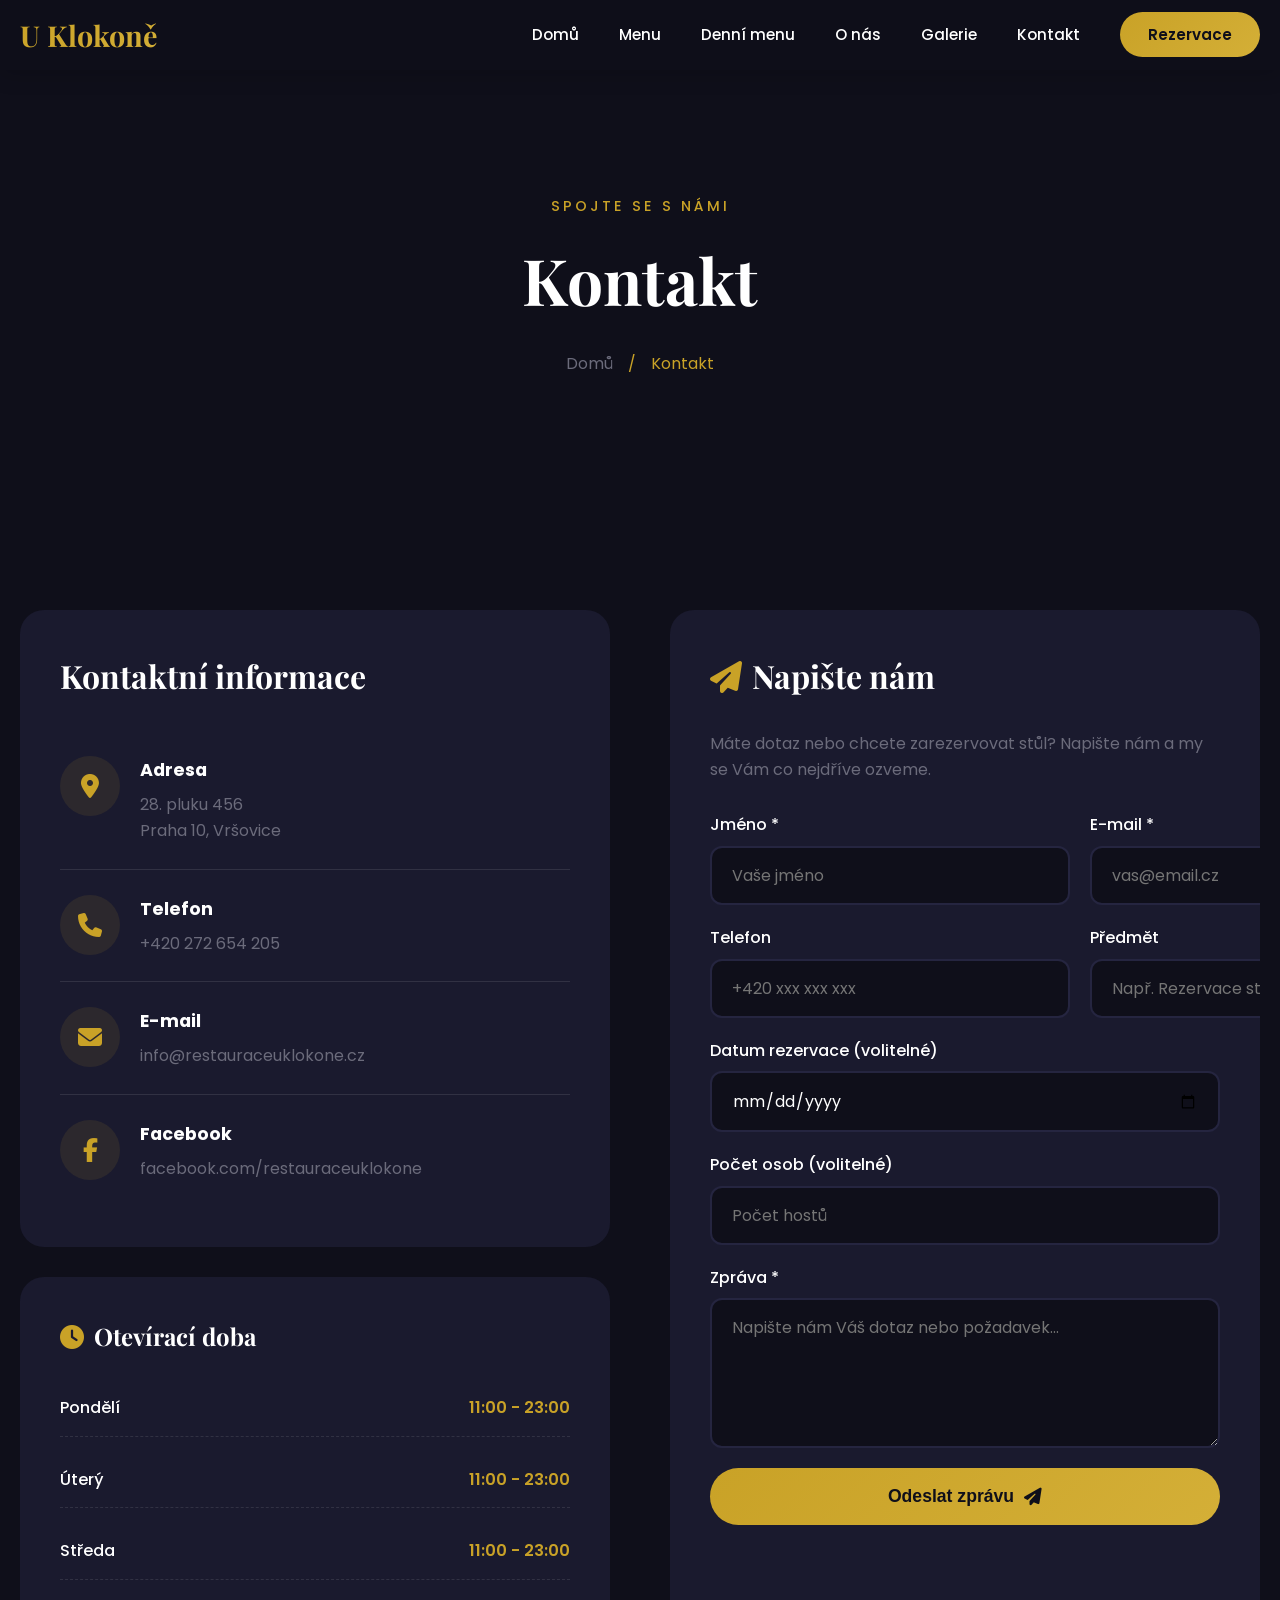
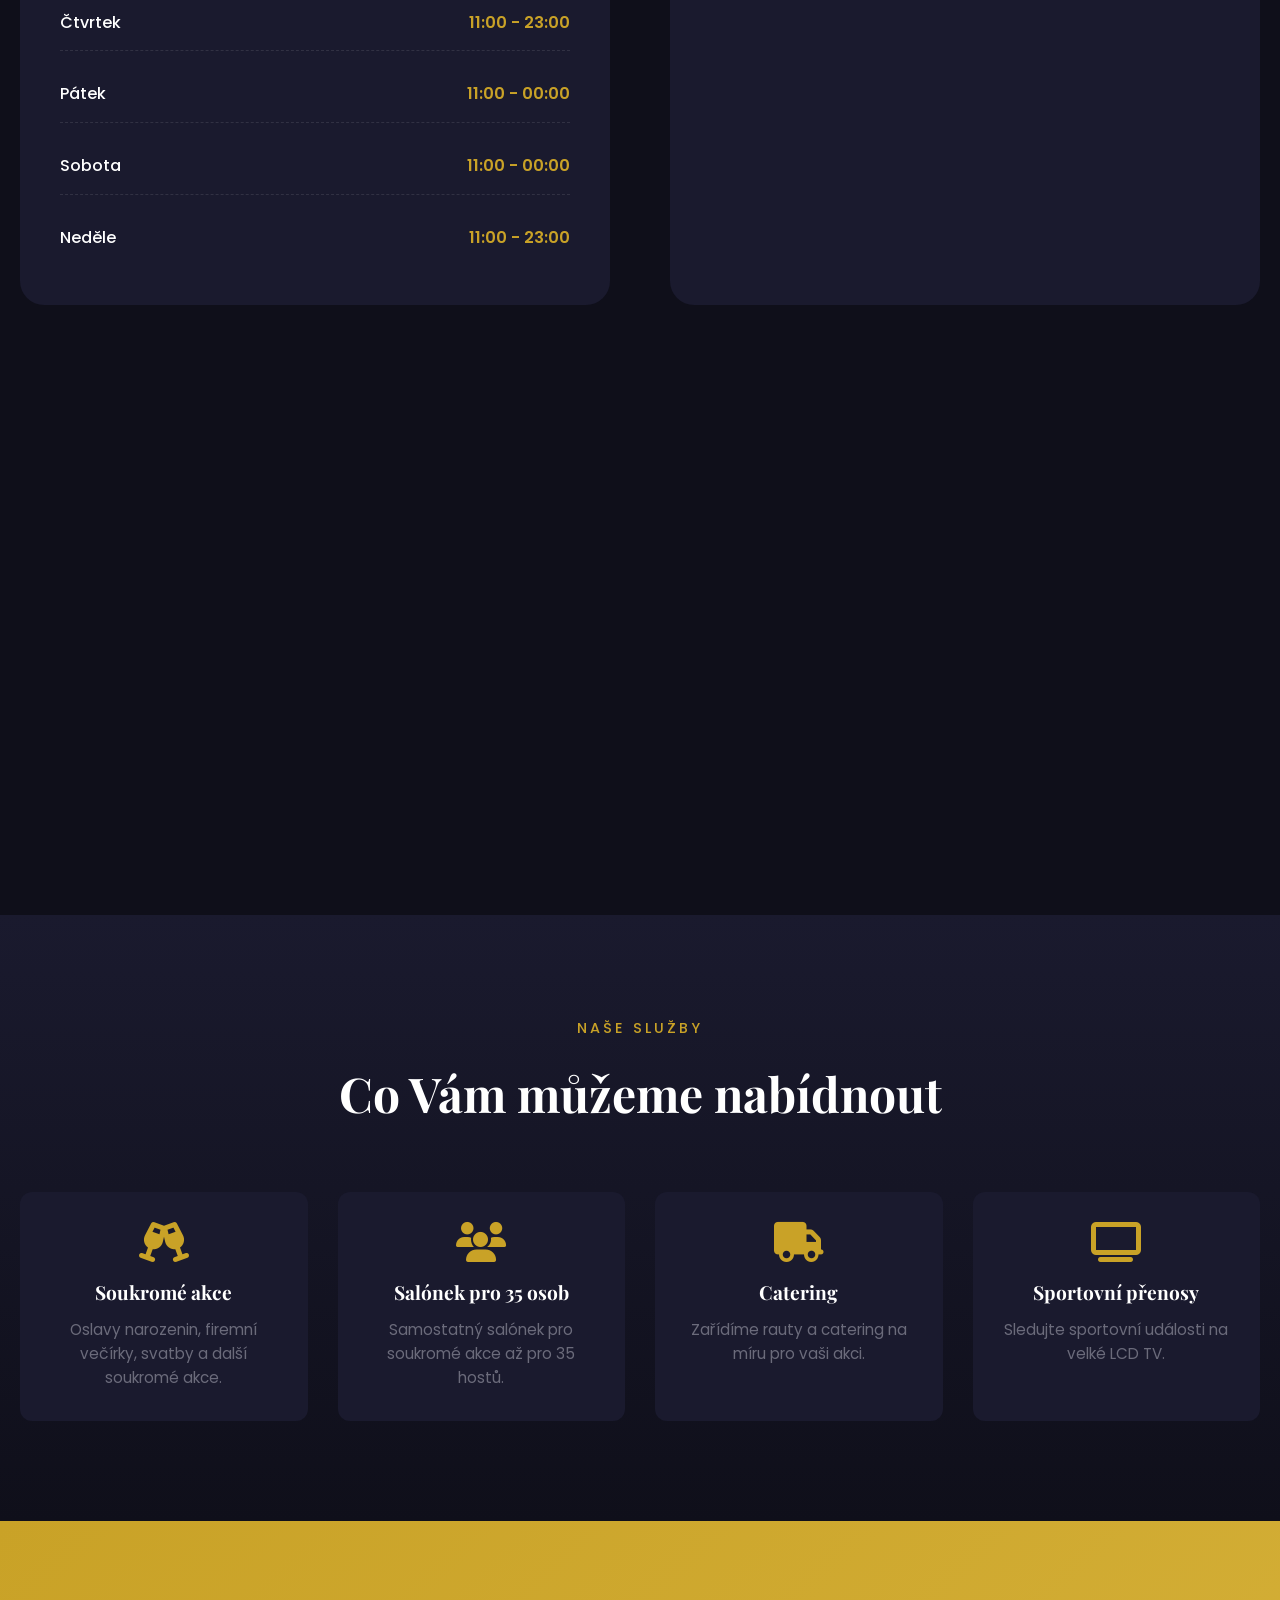
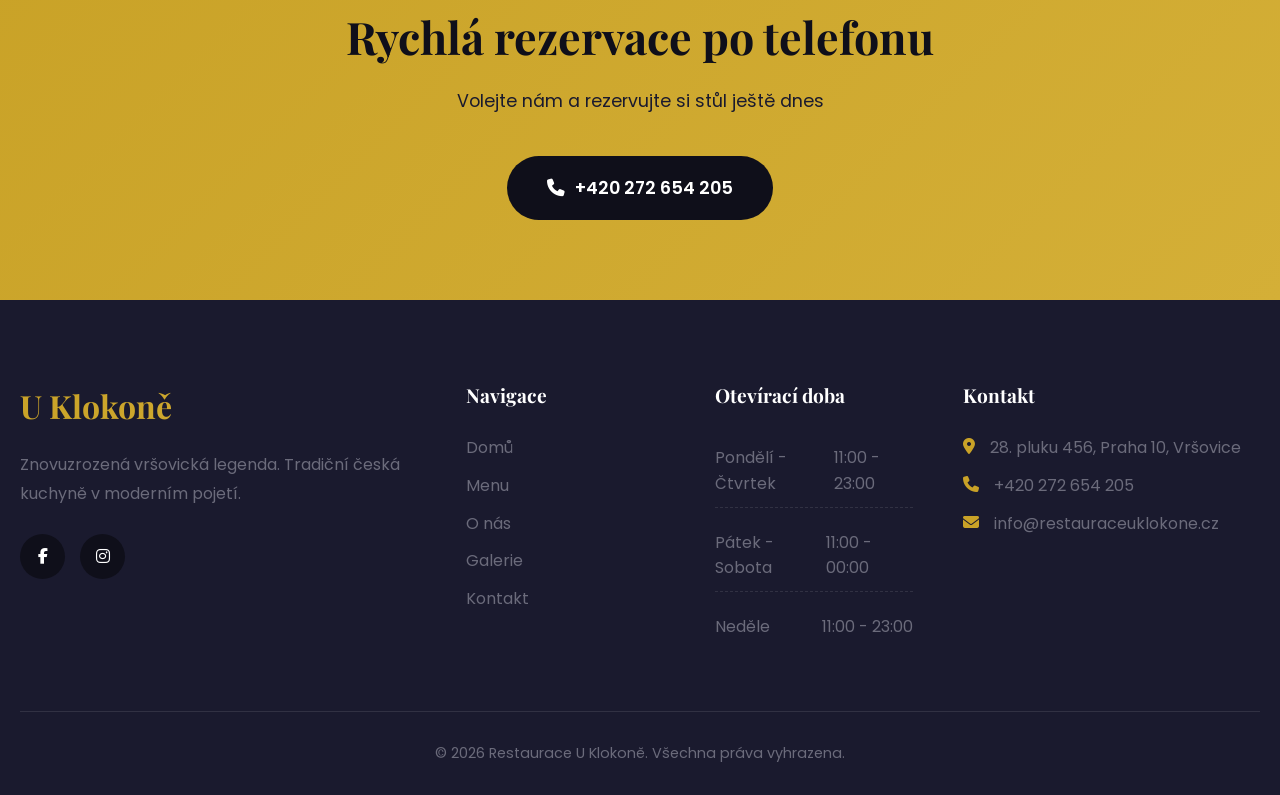
<file: kontakt.html>
<!DOCTYPE html>
<html lang="cs">
<head>
    <meta charset="UTF-8">
    <meta name="viewport" content="width=device-width, initial-scale=1.0">
    <meta name="description" content="Kontakt - Restaurace U Klokoně. Rezervujte si stůl, najděte nás na mapě nebo nám napište.">
    <title>Kontakt | Restaurace U Klokoně</title>
    <link rel="preconnect" href="https://fonts.googleapis.com">
    <link rel="preconnect" href="https://fonts.gstatic.com" crossorigin>
    <link href="https://fonts.googleapis.com/css2?family=Playfair+Display:wght@400;500;600;700&family=Poppins:wght@300;400;500;600;700&display=swap" rel="stylesheet">
    <link rel="stylesheet" href="https://cdnjs.cloudflare.com/ajax/libs/font-awesome/6.5.1/css/all.min.css">
    <link rel="stylesheet" href="https://unpkg.com/aos@2.3.1/dist/aos.css">
    <link rel="stylesheet" href="css/style.css">
</head>
<body>
    <!-- Preloader -->
    <div class="preloader">
        <div class="loader">
            <div class="loader-inner"></div>
        </div>
    </div>

    <!-- Navigation -->
    <nav class="navbar scrolled" id="navbar">
        <div class="nav-container">
            <a href="index.html" class="logo">
                <span class="logo-text">U Klokoně</span>
            </a>
            <ul class="nav-menu" id="nav-menu">
                <li><a href="index.html" class="nav-link">Domů</a></li>
                <li><a href="index.html#menu" class="nav-link">Menu</a></li>
                <li><a href="index.html#denni-menu" class="nav-link">Denní menu</a></li>
                <li><a href="o-nas.html" class="nav-link">O nás</a></li>
                <li><a href="galerie.html" class="nav-link">Galerie</a></li>
                <li><a href="kontakt.html" class="nav-link active">Kontakt</a></li>
                <li><a href="#rezervace" class="nav-link btn-rezervace">Rezervace</a></li>
            </ul>
            <div class="hamburger" id="hamburger">
                <span class="bar"></span>
                <span class="bar"></span>
                <span class="bar"></span>
            </div>
        </div>
    </nav>

    <!-- Page Header -->
    <header class="page-header" style="background-image: url('https://images.unsplash.com/photo-1555396273-367ea4eb4db5?w=1920');">
        <div class="page-header-overlay"></div>
        <div class="page-header-content" data-aos="fade-up">
            <span class="section-subtitle">Spojte se s námi</span>
            <h1>Kontakt</h1>
            <div class="breadcrumb">
                <a href="index.html">Domů</a>
                <span>/</span>
                <span>Kontakt</span>
            </div>
        </div>
    </header>

    <!-- Contact Section -->
    <section class="contact-section" id="rezervace">
        <div class="container">
            <div class="contact-grid">
                <div class="contact-left" data-aos="fade-right">
                    <div class="contact-info-card">
                        <h3>Kontaktní informace</h3>
                        <div class="info-item">
                            <div class="info-icon">
                                <i class="fas fa-map-marker-alt"></i>
                            </div>
                            <div class="info-content">
                                <h4>Adresa</h4>
                                <p>28. pluku 456<br>Praha 10, Vršovice</p>
                            </div>
                        </div>
                        <div class="info-item">
                            <div class="info-icon">
                                <i class="fas fa-phone"></i>
                            </div>
                            <div class="info-content">
                                <h4>Telefon</h4>
                                <a href="tel:+420272654205">+420 272 654 205</a>
                            </div>
                        </div>
                        <div class="info-item">
                            <div class="info-icon">
                                <i class="fas fa-envelope"></i>
                            </div>
                            <div class="info-content">
                                <h4>E-mail</h4>
                                <a href="mailto:info@restauraceuklokone.cz">info@restauraceuklokone.cz</a>
                            </div>
                        </div>
                        <div class="info-item">
                            <div class="info-icon">
                                <i class="fab fa-facebook-f"></i>
                            </div>
                            <div class="info-content">
                                <h4>Facebook</h4>
                                <a href="https://www.facebook.com/restauraceuklokone" target="_blank">facebook.com/restauraceuklokone</a>
                            </div>
                        </div>
                    </div>
                    <div class="opening-hours-card">
                        <h3><i class="fas fa-clock contact-icon"></i>Otevírací doba</h3>
                        <div class="hours-list">
                            <div class="hours-item">
                                <span class="day">Pondělí</span>
                                <span class="time">11:00 - 23:00</span>
                            </div>
                            <div class="hours-item">
                                <span class="day">Úterý</span>
                                <span class="time">11:00 - 23:00</span>
                            </div>
                            <div class="hours-item">
                                <span class="day">Středa</span>
                                <span class="time">11:00 - 23:00</span>
                            </div>
                            <div class="hours-item">
                                <span class="day">Čtvrtek</span>
                                <span class="time">11:00 - 23:00</span>
                            </div>
                            <div class="hours-item">
                                <span class="day">Pátek</span>
                                <span class="time">11:00 - 00:00</span>
                            </div>
                            <div class="hours-item">
                                <span class="day">Sobota</span>
                                <span class="time">11:00 - 00:00</span>
                            </div>
                            <div class="hours-item">
                                <span class="day">Neděle</span>
                                <span class="time">11:00 - 23:00</span>
                            </div>
                        </div>
                    </div>
                </div>
                <div class="contact-form-card" data-aos="fade-left">
                    <h3><i class="fas fa-paper-plane contact-icon"></i>Napište nám</h3>
                    <p class="contact-form-description">
                        Máte dotaz nebo chcete zarezervovat stůl? Napište nám a my se Vám co nejdříve ozveme.
                    </p>
                    <form class="contact-form">
                        <div class="form-row">
                            <div class="form-group">
                                <label for="name">Jméno *</label>
                                <input type="text" id="name" name="name" required placeholder="Vaše jméno">
                            </div>
                            <div class="form-group">
                                <label for="email">E-mail *</label>
                                <input type="email" id="email" name="email" required placeholder="vas@email.cz">
                            </div>
                        </div>
                        <div class="form-row">
                            <div class="form-group">
                                <label for="phone">Telefon</label>
                                <input type="tel" id="phone" name="phone" placeholder="+420 xxx xxx xxx">
                            </div>
                            <div class="form-group">
                                <label for="subject">Předmět</label>
                                <input type="text" id="subject" name="subject" placeholder="Např. Rezervace stolu">
                            </div>
                        </div>
                        <div class="form-group">
                            <label for="date">Datum rezervace (volitelné)</label>
                            <input type="date" id="date" name="date">
                        </div>
                        <div class="form-group">
                            <label for="guests">Počet osob (volitelné)</label>
                            <input type="number" id="guests" name="guests" min="1" max="50" placeholder="Počet hostů">
                        </div>
                        <div class="form-group">
                            <label for="message">Zpráva *</label>
                            <textarea id="message" name="message" required placeholder="Napište nám Váš dotaz nebo požadavek..."></textarea>
                        </div>
                        <button type="submit" class="btn btn-primary">
                            <span>Odeslat zprávu</span>
                            <i class="fas fa-paper-plane"></i>
                        </button>
                    </form>
                </div>
            </div>

            <!-- Map -->
            <div class="map-container" data-aos="fade-up">
                <iframe 
                    src="https://www.google.com/maps/embed?pb=!1m18!1m12!1m3!1d2561.0397277647987!2d14.449847076891973!3d50.06899251609063!2m3!1f0!2f0!3f0!3m2!1i1024!2i768!4f13.1!3m3!1m2!1s0x470b93a3d29bf40f%3A0x8b43a50d3e0e8d0a!2s28.%20pluku%20456%2C%20101%2000%20Praha%2010-Vr%C5%A1ovice!5e0!3m2!1scs!2scz!4v1709312000000!5m2!1scs!2scz" 
                    allowfullscreen="" 
                    loading="lazy" 
                    referrerpolicy="no-referrer-when-downgrade">
                </iframe>
            </div>
        </div>
    </section>

    <!-- Services Section -->
    <section class="services-section">
        <div class="container">
            <div class="section-header" data-aos="fade-up">
                <span class="section-subtitle">Naše služby</span>
                <h2 class="section-title">Co Vám můžeme nabídnout</h2>
            </div>
            <div class="features-grid features-grid-4">
                <div class="feature-item" data-aos="fade-up" data-aos-delay="100">
                    <i class="fas fa-champagne-glasses"></i>
                    <h4>Soukromé akce</h4>
                    <p>Oslavy narozenin, firemní večírky, svatby a další soukromé akce.</p>
                </div>
                <div class="feature-item" data-aos="fade-up" data-aos-delay="200">
                    <i class="fas fa-users"></i>
                    <h4>Salónek pro 35 osob</h4>
                    <p>Samostatný salónek pro soukromé akce až pro 35 hostů.</p>
                </div>
                <div class="feature-item" data-aos="fade-up" data-aos-delay="300">
                    <i class="fas fa-truck"></i>
                    <h4>Catering</h4>
                    <p>Zařídíme rauty a catering na míru pro vaši akci.</p>
                </div>
                <div class="feature-item" data-aos="fade-up" data-aos-delay="400">
                    <i class="fas fa-tv"></i>
                    <h4>Sportovní přenosy</h4>
                    <p>Sledujte sportovní události na velké LCD TV.</p>
                </div>
            </div>
        </div>
    </section>

    <!-- Quick Contact CTA -->
    <section class="contact-cta">
        <div class="container">
            <div class="cta-content" data-aos="fade-up">
                <h2>Rychlá rezervace po telefonu</h2>
                <p>Volejte nám a rezervujte si stůl ještě dnes</p>
                <div class="cta-buttons">
                    <a href="tel:+420272654205" class="btn btn-primary btn-large">
                        <i class="fas fa-phone"></i>
                        <span>+420 272 654 205</span>
                    </a>
                </div>
            </div>
        </div>
    </section>

    <!-- Footer -->
    <footer class="footer">
        <div class="container">
            <div class="footer-grid">
                <div class="footer-col">
                    <h3 class="footer-logo">U Klokoně</h3>
                    <p>Znovuzrozená vršovická legenda. Tradiční česká kuchyně v moderním pojetí.</p>
                    <div class="footer-social">
                        <a href="https://www.facebook.com/restauraceuklokone" target="_blank"><i class="fab fa-facebook-f"></i></a>
                        <a href="#"><i class="fab fa-instagram"></i></a>
                    </div>
                </div>
                <div class="footer-col">
                    <h4>Navigace</h4>
                    <ul>
                        <li><a href="index.html">Domů</a></li>
                        <li><a href="index.html#menu">Menu</a></li>
                        <li><a href="o-nas.html">O nás</a></li>
                        <li><a href="galerie.html">Galerie</a></li>
                        <li><a href="kontakt.html">Kontakt</a></li>
                    </ul>
                </div>
                <div class="footer-col">
                    <h4>Otevírací doba</h4>
                    <ul class="opening-hours">
                        <li><span>Pondělí - Čtvrtek</span><span>11:00 - 23:00</span></li>
                        <li><span>Pátek - Sobota</span><span>11:00 - 00:00</span></li>
                        <li><span>Neděle</span><span>11:00 - 23:00</span></li>
                    </ul>
                </div>
                <div class="footer-col">
                    <h4>Kontakt</h4>
                    <ul class="contact-info">
                        <li><i class="fas fa-map-marker-alt"></i> 28. pluku 456, Praha 10, Vršovice</li>
                        <li><i class="fas fa-phone"></i> +420 272 654 205</li>
                        <li><i class="fas fa-envelope"></i> info@restauraceuklokone.cz</li>
                    </ul>
                </div>
            </div>
            <div class="footer-bottom">
                <p>&copy; 2026 Restaurace U Klokoně. Všechna práva vyhrazena.</p>
            </div>
        </div>
    </footer>

    <!-- Back to Top Button -->
    <a href="#" class="back-to-top" id="backToTop">
        <i class="fas fa-arrow-up"></i>
    </a>

    <script src="https://unpkg.com/aos@2.3.1/dist/aos.js"></script>
    <script src="js/main.js"></script>
</body>
</html>
</file>
<file: css/style.css>
/* ==========================================
   RESTAURANT U KLOKONĚ - MODERN WEBSITE
   Premium Design CSS - Value 50,000 CZK+
   ========================================== */

/* CSS Variables - Color Palette */
:root {
    --color-primary: #C9A227;
    --color-primary-dark: #A8871E;
    --color-primary-light: #E5C65C;
    --color-secondary: #1A1A2E;
    --color-secondary-light: #252540;
    --color-accent: #D4AF37;
    --color-dark: #0F0F1A;
    --color-light: #F8F8F8;
    --color-white: #FFFFFF;
    --color-gray: #6B6B7B;
    --color-gray-light: #E5E5E5;
    
    --gradient-gold: linear-gradient(135deg, var(--color-primary) 0%, var(--color-accent) 100%);
    --gradient-dark: linear-gradient(180deg, var(--color-secondary) 0%, var(--color-dark) 100%);
    
    --font-heading: 'Playfair Display', serif;
    --font-body: 'Poppins', sans-serif;
    
    --shadow-sm: 0 2px 10px rgba(0, 0, 0, 0.1);
    --shadow-md: 0 5px 20px rgba(0, 0, 0, 0.15);
    --shadow-lg: 0 10px 40px rgba(0, 0, 0, 0.2);
    --shadow-gold: 0 5px 30px rgba(201, 162, 39, 0.3);
    
    --border-radius: 12px;
    --border-radius-lg: 24px;
    
    --transition: all 0.3s ease;
    --transition-slow: all 0.5s ease;
}

/* Reset & Base Styles */
*, *::before, *::after {
    margin: 0;
    padding: 0;
    box-sizing: border-box;
}

/* KOMPLETNÍ ODSTRANĚNÍ INTERNÍHO SCROLLOVÁNÍ */
/* Žádný element nesmí mít vlastní scroll - vše scrolluje hlavní stránka */
section,
.container,
.menu-section,
.gallery-section,
.about-section,
.contact-section,
.akce-section,
.denni-menu-section,
.philosophy-section,
.team-section,
.events-section,
.page-header,
.footer,
.menu-content,
.menu-panel,
.menu-grid,
.gallery-grid,
.akce-grid,
.denni-menu-grid,
.about-preview,
.about-preview-grid,
.section-header,
div[class*="-section"],
div[class*="-grid"],
div[class*="-content"] {
    overflow: visible !important;
    overflow-x: visible !important;
    overflow-y: visible !important;
    max-height: none !important;
    height: auto !important;
}

/* Base HTML/Body */
html {
    scroll-behavior: smooth;
    font-size: 16px;
}

html, body {
    overflow-x: hidden;
    max-width: 100vw;
}

body {
    font-family: var(--font-body);
    background-color: var(--color-dark);
    color: var(--color-white);
    line-height: 1.6;
    width: 100%;
}

a {
    text-decoration: none;
    color: inherit;
    transition: var(--transition);
}

ul {
    list-style: none;
}

img {
    max-width: 100%;
    height: auto;
    display: block;
}

.container {
    max-width: 1400px;
    margin: 0 auto;
    padding: 0 20px;
    width: 100%;
}

section {
    width: 100%;
}

/* ==========================================
   PRELOADER
   ========================================== */
.preloader {
    position: fixed;
    top: 0;
    left: 0;
    width: 100%;
    height: 100%;
    background: var(--color-dark);
    display: flex;
    align-items: center;
    justify-content: center;
    z-index: 10000;
    transition: opacity 0.5s ease, visibility 0.5s ease;
}

.preloader.hidden {
    opacity: 0;
    visibility: hidden;
}

.loader {
    width: 80px;
    height: 80px;
    border: 4px solid var(--color-secondary-light);
    border-radius: 50%;
    position: relative;
    animation: pulse 1.5s ease-in-out infinite;
}

.loader-inner {
    position: absolute;
    top: 50%;
    left: 50%;
    transform: translate(-50%, -50%);
    width: 60px;
    height: 60px;
    border: 4px solid transparent;
    border-top-color: var(--color-primary);
    border-radius: 50%;
    animation: spin 1s linear infinite;
}

@keyframes spin {
    to { transform: translate(-50%, -50%) rotate(360deg); }
}

@keyframes pulse {
    0%, 100% { transform: scale(1); opacity: 1; }
    50% { transform: scale(1.1); opacity: 0.7; }
}

/* ==========================================
   NAVIGATION
   ========================================== */
.navbar {
    position: fixed;
    top: 0;
    left: 0;
    width: 100%;
    padding: 15px 0;
    z-index: 1000;
    transition: var(--transition);
    background: rgba(15, 15, 26, 0.98);
    backdrop-filter: blur(10px);
    -webkit-backdrop-filter: blur(10px);
}

.navbar.scrolled {
    background: rgba(15, 15, 26, 0.98);
    backdrop-filter: blur(10px);
    -webkit-backdrop-filter: blur(10px);
    padding: 12px 0;
    box-shadow: var(--shadow-md);
}

.nav-container {
    max-width: 1400px;
    margin: 0 auto;
    padding: 0 20px;
    display: flex;
    align-items: center;
    justify-content: space-between;
}

.logo {
    font-family: var(--font-heading);
    font-size: 1.8rem;
    font-weight: 700;
    color: var(--color-white);
}

.logo-text {
    background: var(--gradient-gold);
    -webkit-background-clip: text;
    -webkit-text-fill-color: transparent;
    background-clip: text;
}

.nav-menu {
    display: flex;
    align-items: center;
    gap: 40px;
}

.nav-link {
    font-size: 0.95rem;
    font-weight: 500;
    color: var(--color-white);
    position: relative;
    padding: 5px 0;
}

.nav-link::after {
    content: '';
    position: absolute;
    bottom: 0;
    left: 0;
    width: 0;
    height: 2px;
    background: var(--gradient-gold);
    transition: var(--transition);
}

.nav-link:hover::after,
.nav-link.active::after {
    width: 100%;
}

.btn-rezervace {
    background: var(--gradient-gold);
    padding: 12px 28px !important;
    border-radius: 50px;
    color: var(--color-dark) !important;
    font-weight: 600;
}

.btn-rezervace::after {
    display: none;
}

.btn-rezervace:hover {
    transform: translateY(-2px);
    box-shadow: var(--shadow-gold);
}

.hamburger {
    display: none;
    flex-direction: column;
    gap: 5px;
    cursor: pointer;
    z-index: 1001;
    padding: 8px;
    width: 36px;
    height: 36px;
    justify-content: center;
    align-items: center;
}

.hamburger .bar {
    width: 20px;
    height: 1.5px;
    background: var(--color-white);
    border-radius: 2px;
    transition: var(--transition);
    display: block;
}

/* ==========================================
   HERO SECTION
   ========================================== */
.hero {
    min-height: 100vh;
    display: flex;
    align-items: center;
    justify-content: center;
    position: relative;
    background: url('https://images.unsplash.com/photo-1414235077428-338989a2e8c0?w=1920') center/cover no-repeat;
}

.hero-overlay {
    position: absolute;
    top: 0;
    left: 0;
    width: 100%;
    height: 100%;
    background: linear-gradient(
        to bottom,
        rgba(15, 15, 26, 0.7) 0%,
        rgba(15, 15, 26, 0.5) 50%,
        rgba(15, 15, 26, 0.9) 100%
    );
}

.hero-content {
    position: relative;
    z-index: 1;
    text-align: center;
    max-width: 900px;
    padding: 0 20px;
}

.hero-subtitle {
    display: inline-block;
    font-size: 1rem;
    font-weight: 500;
    color: var(--color-primary);
    text-transform: uppercase;
    letter-spacing: 4px;
    margin-bottom: 20px;
    position: relative;
}

.hero-subtitle::before,
.hero-subtitle::after {
    content: '';
    position: absolute;
    top: 50%;
    width: 60px;
    height: 1px;
    background: var(--color-primary);
}

.hero-subtitle::before {
    left: -80px;
}

.hero-subtitle::after {
    right: -80px;
}

.hero-title {
    font-family: var(--font-heading);
    font-size: 4.5rem;
    font-weight: 700;
    line-height: 1.2;
    margin-bottom: 25px;
    color: var(--color-white);
}

.hero-title .highlight {
    background: var(--gradient-gold);
    -webkit-background-clip: text;
    -webkit-text-fill-color: transparent;
    background-clip: text;
}

.hero-description {
    font-size: 1.2rem;
    color: var(--color-gray-light);
    margin-bottom: 40px;
    line-height: 1.8;
}

.hero-buttons {
    display: flex;
    gap: 20px;
    justify-content: center;
    flex-wrap: wrap;
}

.hero-scroll {
    position: absolute;
    bottom: 40px;
    left: 50%;
    transform: translateX(-50%);
    z-index: 1;
}

.hero-scroll a {
    display: flex;
    flex-direction: column;
    align-items: center;
    gap: 10px;
    color: var(--color-white);
    opacity: 0.7;
    transition: var(--transition);
}

.hero-scroll a:hover {
    opacity: 1;
    color: var(--color-primary);
}

.hero-scroll span {
    font-size: 0.85rem;
    text-transform: uppercase;
    letter-spacing: 2px;
}

.hero-scroll i {
    font-size: 1.5rem;
    animation: bounce 2s infinite;
}

@keyframes bounce {
    0%, 20%, 50%, 80%, 100% { transform: translateY(0); }
    40% { transform: translateY(10px); }
    60% { transform: translateY(5px); }
}

/* ==========================================
   BUTTONS
   ========================================== */
.btn {
    display: inline-flex;
    align-items: center;
    gap: 10px;
    padding: 15px 35px;
    border-radius: 50px;
    font-size: 1rem;
    font-weight: 600;
    cursor: pointer;
    transition: var(--transition);
    border: none;
}

.btn-primary {
    background: var(--gradient-gold);
    color: var(--color-dark);
}

.btn-primary:hover {
    transform: translateY(-3px);
    box-shadow: var(--shadow-gold);
}

.btn-secondary {
    background: transparent;
    border: 2px solid var(--color-primary);
    color: var(--color-primary);
}

.btn-secondary:hover {
    background: var(--color-primary);
    color: var(--color-dark);
    transform: translateY(-3px);
}

.btn-outline {
    background: transparent;
    border: 2px solid var(--color-white);
    color: var(--color-white);
    padding: 12px 25px;
}

.btn-outline:hover {
    background: var(--color-white);
    color: var(--color-dark);
}

.btn-large {
    padding: 18px 40px;
    font-size: 1.1rem;
}

/* ==========================================
   SECTION STYLES
   ========================================== */
section {
    padding: 100px 0;
}

.section-header {
    text-align: center;
    margin-bottom: 60px;
}

.section-subtitle {
    display: inline-block;
    font-size: 0.9rem;
    font-weight: 500;
    color: var(--color-primary);
    text-transform: uppercase;
    letter-spacing: 3px;
    margin-bottom: 15px;
}

.section-title {
    font-family: var(--font-heading);
    font-size: 3rem;
    font-weight: 700;
    color: var(--color-white);
    margin-bottom: 15px;
}

.section-date {
    font-size: 1.1rem;
    color: var(--color-gray);
}

/* ==========================================
   AKCE SECTION
   ========================================== */
.akce-section {
    background: var(--gradient-dark);
}

.akce-grid {
    display: grid;
    grid-template-columns: repeat(3, 1fr);
    gap: 30px;
}

.akce-card {
    background: var(--color-secondary);
    border-radius: var(--border-radius-lg);
    overflow: hidden;
    transition: var(--transition);
}

.akce-card:hover {
    transform: translateY(-10px);
    box-shadow: var(--shadow-lg);
}

.akce-card-image {
    position: relative;
    height: 220px;
    overflow: hidden;
}

.akce-card-image img {
    width: 100%;
    height: 100%;
    object-fit: cover;
    transition: var(--transition-slow);
}

.akce-card:hover .akce-card-image img {
    transform: scale(1.1);
}

.akce-badge {
    position: absolute;
    top: 20px;
    left: 20px;
    background: var(--gradient-gold);
    color: var(--color-dark);
    padding: 8px 20px;
    border-radius: 50px;
    font-size: 0.85rem;
    font-weight: 600;
}

.akce-card-content {
    padding: 30px;
}

.akce-card-content h3 {
    font-family: var(--font-heading);
    font-size: 1.5rem;
    margin-bottom: 15px;
    color: var(--color-white);
}

.akce-date {
    display: flex;
    align-items: center;
    gap: 8px;
    color: var(--color-primary);
    font-weight: 500;
    margin-bottom: 15px;
}

.akce-description {
    color: var(--color-gray);
    line-height: 1.7;
    margin-bottom: 20px;
}

.akce-list {
    margin-top: 15px;
}

.akce-list li {
    display: flex;
    justify-content: space-between;
    padding: 10px 0;
    border-bottom: 1px solid rgba(255, 255, 255, 0.1);
    color: var(--color-gray-light);
    font-size: 0.9rem;
}

.akce-list li span {
    color: var(--color-primary);
    font-weight: 600;
}

/* ==========================================
   DENNÍ MENU SECTION
   ========================================== */
.denni-menu-section {
    background: var(--color-dark);
    position: relative;
}

.denni-menu-section::before {
    content: '';
    position: absolute;
    top: 0;
    left: 0;
    width: 100%;
    height: 100%;
    background: url('https://images.unsplash.com/photo-1504674900247-0877df9cc836?w=1920') center/cover no-repeat;
    opacity: 0.05;
}

.denni-menu-grid {
    display: grid;
    grid-template-columns: repeat(2, 1fr);
    gap: 30px;
    position: relative;
    z-index: 1;
}

.menu-category {
    background: var(--color-secondary);
    border-radius: var(--border-radius-lg);
    padding: 35px;
    transition: var(--transition);
    position: relative;
    overflow: hidden;
}

.menu-category:hover {
    transform: translateY(-5px);
    box-shadow: var(--shadow-lg);
}

.menu-category.featured {
    background: linear-gradient(135deg, var(--color-secondary) 0%, rgba(201, 162, 39, 0.2) 100%);
    border: 1px solid var(--color-primary);
    grid-column: span 2;
}

.menu-category.dessert {
    grid-column: span 2;
}

.category-badge {
    position: absolute;
    top: 20px;
    right: 20px;
    background: var(--gradient-gold);
    color: var(--color-dark);
    padding: 6px 15px;
    border-radius: 50px;
    font-size: 0.8rem;
    font-weight: 600;
}

.category-icon {
    width: 60px;
    height: 60px;
    background: rgba(201, 162, 39, 0.1);
    border-radius: 50%;
    display: flex;
    align-items: center;
    justify-content: center;
    margin-bottom: 20px;
}

.category-icon i {
    font-size: 1.5rem;
    color: var(--color-primary);
}

.menu-category h3 {
    font-family: var(--font-heading);
    font-size: 1.5rem;
    color: var(--color-white);
    margin-bottom: 10px;
}

.category-note {
    color: var(--color-primary);
    font-size: 0.9rem;
    margin-bottom: 20px;
}

.menu-category .menu-item {
    display: flex;
    justify-content: space-between;
    align-items: flex-start;
    padding: 15px 0;
    border-bottom: 1px dashed rgba(255, 255, 255, 0.1);
}

.menu-category .menu-item:last-child {
    border-bottom: none;
}

.menu-category .item-name {
    color: var(--color-gray-light);
    flex: 1;
    padding-right: 20px;
    line-height: 1.5;
}

.menu-category .item-price {
    color: var(--color-primary);
    font-weight: 600;
    font-size: 1.1rem;
}

.newsletter-box {
    background: var(--color-secondary);
    border-radius: var(--border-radius-lg);
    padding: 40px;
    margin-top: 40px;
    display: flex;
    align-items: center;
    justify-content: space-between;
    gap: 30px;
    position: relative;
    z-index: 1;
}

.newsletter-content {
    display: flex;
    align-items: center;
    gap: 20px;
}

.newsletter-content i {
    font-size: 2.5rem;
    color: var(--color-primary);
}

.newsletter-content h4 {
    font-family: var(--font-heading);
    font-size: 1.3rem;
    color: var(--color-white);
    margin-bottom: 5px;
}

.newsletter-content p {
    color: var(--color-gray);
    font-size: 0.95rem;
}

.newsletter-form {
    display: flex;
    gap: 15px;
}

.newsletter-form input {
    padding: 15px 25px;
    border-radius: 50px;
    border: 2px solid var(--color-secondary-light);
    background: var(--color-dark);
    color: var(--color-white);
    font-size: 1rem;
    min-width: 300px;
    transition: var(--transition);
}

.newsletter-form input:focus {
    outline: none;
    border-color: var(--color-primary);
}

/* ==========================================
   MENU SECTION
   ========================================== */
.menu-section {
    background: var(--gradient-dark);
}

.menu-tabs {
    display: flex;
    justify-content: center;
    gap: 15px;
    flex-wrap: wrap;
    margin-bottom: 50px;
}

.menu-tab {
    display: flex;
    align-items: center;
    gap: 10px;
    padding: 15px 30px;
    background: var(--color-secondary);
    border: 2px solid transparent;
    border-radius: 50px;
    color: var(--color-white);
    font-size: 0.95rem;
    font-weight: 500;
    cursor: pointer;
    transition: var(--transition);
}

.menu-tab i {
    color: var(--color-primary);
}

.menu-tab:hover,
.menu-tab.active {
    border-color: var(--color-primary);
    background: rgba(201, 162, 39, 0.1);
}

.menu-panel {
    display: none;
}

.menu-panel.active {
    display: block;
    animation: fadeIn 0.5s ease;
}

@keyframes fadeIn {
    from { opacity: 0; transform: translateY(20px); }
    to { opacity: 1; transform: translateY(0); }
}

.menu-grid {
    display: grid;
    grid-template-columns: repeat(3, 1fr);
    gap: 30px;
}

.menu-grid.single-column {
    grid-template-columns: 1fr;
    max-width: 900px;
    margin: 0 auto;
}

.menu-card {
    background: var(--color-secondary);
    border-radius: var(--border-radius-lg);
    overflow: hidden;
    transition: var(--transition);
}

.menu-card:hover {
    transform: translateY(-5px);
    box-shadow: var(--shadow-lg);
}

.menu-card.large {
    grid-column: span 2;
}

.menu-card-header {
    background: rgba(201, 162, 39, 0.1);
    padding: 25px 30px;
    display: flex;
    align-items: center;
    gap: 15px;
    border-bottom: 1px solid rgba(255, 255, 255, 0.1);
}

.menu-card-header i {
    font-size: 1.5rem;
    color: var(--color-primary);
}

.menu-card-header h3 {
    font-family: var(--font-heading);
    font-size: 1.3rem;
    color: var(--color-white);
}

.menu-card-body {
    padding: 25px 30px;
}

.menu-card-body .menu-item {
    display: flex;
    justify-content: space-between;
    align-items: center;
    padding: 12px 0;
    border-bottom: 1px dashed rgba(255, 255, 255, 0.1);
}

.menu-card-body .menu-item:last-child {
    border-bottom: none;
}

.menu-card-body .menu-item span:first-child {
    color: var(--color-gray-light);
}

.menu-card-body .menu-item .price {
    color: var(--color-primary);
    font-weight: 600;
}

.menu-card-body .menu-item.featured {
    flex-direction: row;
    align-items: flex-start;
    padding: 20px 0;
}

.menu-card-body .menu-item.featured .item-info {
    flex: 1;
    padding-right: 20px;
}

.menu-card-body .menu-item.featured .item-name {
    color: var(--color-white);
    font-weight: 500;
    display: block;
    margin-bottom: 5px;
}

.menu-card-body .menu-item.featured .item-desc {
    color: var(--color-gray);
    font-size: 0.9rem;
    display: block;
}

.menu-card-body .menu-item.featured.highlight {
    background: rgba(201, 162, 39, 0.1);
    margin: -20px -30px 15px -30px;
    padding: 25px 30px;
    border-bottom: none;
}

/* ==========================================
   ABOUT PREVIEW SECTION
   ========================================== */
.about-preview {
    background: var(--color-dark);
    position: relative;
}

.about-preview-grid {
    display: grid;
    grid-template-columns: 1fr 1fr;
    gap: 80px;
    align-items: center;
}

.about-preview-image {
    position: relative;
    overflow: visible;
}

.about-preview-image img {
    border-radius: var(--border-radius-lg);
    box-shadow: var(--shadow-lg);
    max-width: 100%;
}

.experience-badge {
    position: absolute;
    bottom: -20px;
    right: -20px;
    background: var(--gradient-gold);
    color: var(--color-dark);
    padding: 25px;
    border-radius: var(--border-radius-lg);
    text-align: center;
    box-shadow: var(--shadow-gold);
}

.experience-badge .number {
    display: block;
    font-family: var(--font-heading);
    font-size: 3rem;
    font-weight: 700;
    line-height: 1;
}

.experience-badge .text {
    font-size: 0.9rem;
    font-weight: 500;
}

.about-preview-content .section-title {
    text-align: left;
    font-size: 2.5rem;
}

.about-preview-content .section-subtitle {
    text-align: left;
}

.about-features {
    margin: 30px 0;
}

.about-features li {
    display: flex;
    align-items: center;
    gap: 15px;
    padding: 12px 0;
    color: var(--color-gray-light);
    font-size: 1.05rem;
}

.about-features li i {
    width: 30px;
    height: 30px;
    background: rgba(201, 162, 39, 0.1);
    border-radius: 50%;
    display: flex;
    align-items: center;
    justify-content: center;
    color: var(--color-primary);
    font-size: 0.9rem;
}

.about-text {
    color: var(--color-gray);
    line-height: 1.8;
    margin-bottom: 30px;
}

/* ==========================================
   CONTACT CTA SECTION
   ========================================== */
.contact-cta {
    background: linear-gradient(135deg, var(--color-primary) 0%, var(--color-accent) 100%);
    padding: 80px 0;
}

.cta-content {
    text-align: center;
}

.cta-content h2 {
    font-family: var(--font-heading);
    font-size: 2.8rem;
    color: var(--color-dark);
    margin-bottom: 15px;
}

.cta-content p {
    font-size: 1.1rem;
    color: var(--color-secondary);
    margin-bottom: 40px;
}

.cta-buttons {
    display: flex;
    gap: 20px;
    justify-content: center;
    flex-wrap: wrap;
}

.cta-buttons .btn {
    background: var(--color-dark);
    color: var(--color-white);
}

.cta-buttons .btn:hover {
    background: var(--color-secondary);
    transform: translateY(-3px);
    box-shadow: var(--shadow-lg);
}

/* ==========================================
   FOOTER
   ========================================== */
.footer {
    background: var(--color-secondary);
    padding: 80px 0 30px;
}

.footer-grid {
    display: grid;
    grid-template-columns: 2fr 1fr 1fr 1.5fr;
    gap: 50px;
    margin-bottom: 50px;
}

.footer-logo {
    font-family: var(--font-heading);
    font-size: 2rem;
    background: var(--gradient-gold);
    -webkit-background-clip: text;
    -webkit-text-fill-color: transparent;
    background-clip: text;
    margin-bottom: 20px;
}

.footer-col p {
    color: var(--color-gray);
    line-height: 1.8;
    margin-bottom: 25px;
}

.footer-social {
    display: flex;
    gap: 15px;
}

.footer-social a {
    width: 45px;
    height: 45px;
    background: var(--color-dark);
    border-radius: 50%;
    display: flex;
    align-items: center;
    justify-content: center;
    color: var(--color-white);
    transition: var(--transition);
}

.footer-social a:hover {
    background: var(--color-primary);
    color: var(--color-dark);
    transform: translateY(-3px);
}

.footer-col h4 {
    font-family: var(--font-heading);
    font-size: 1.2rem;
    color: var(--color-white);
    margin-bottom: 25px;
}

.footer-col ul li {
    margin-bottom: 12px;
}

.footer-col ul li a {
    color: var(--color-gray);
    transition: var(--transition);
}

.footer-col ul li a:hover {
    color: var(--color-primary);
    padding-left: 5px;
}

.opening-hours li {
    display: flex;
    justify-content: space-between;
    color: var(--color-gray);
    padding: 10px 0;
    border-bottom: 1px dashed rgba(255, 255, 255, 0.1);
}

.opening-hours li:last-child {
    border-bottom: none;
}

.contact-info li {
    display: flex;
    align-items: flex-start;
    gap: 15px;
    color: var(--color-gray);
}

.contact-info li i {
    color: var(--color-primary);
    margin-top: 3px;
}

.footer-bottom {
    border-top: 1px solid rgba(255, 255, 255, 0.1);
    padding-top: 30px;
    text-align: center;
}

.footer-bottom p {
    color: var(--color-gray);
    font-size: 0.9rem;
}

/* ==========================================
   BACK TO TOP BUTTON
   ========================================== */
.back-to-top {
    position: fixed;
    bottom: 30px;
    right: 30px;
    width: 50px;
    height: 50px;
    background: var(--gradient-gold);
    color: var(--color-dark);
    border-radius: 50%;
    display: flex;
    align-items: center;
    justify-content: center;
    font-size: 1.2rem;
    opacity: 0;
    visibility: hidden;
    transition: var(--transition);
    z-index: 999;
    box-shadow: var(--shadow-gold);
}

.back-to-top.visible {
    opacity: 1;
    visibility: visible;
}

.back-to-top:hover {
    transform: translateY(-5px);
}

/* ==========================================
   PAGE HEADER (for subpages)
   ========================================== */
.page-header {
    min-height: 50vh;
    display: flex;
    align-items: center;
    justify-content: center;
    position: relative;
    background: url('https://images.unsplash.com/photo-1514933651103-005eec06c04b?w=1920') center/cover no-repeat;
    margin-top: 60px;
    padding: 60px 20px;
}

.page-header-overlay {
    position: absolute;
    top: 0;
    left: 0;
    width: 100%;
    height: 100%;
    background: linear-gradient(
        to bottom,
        rgba(15, 15, 26, 0.8) 0%,
        rgba(15, 15, 26, 0.9) 100%
    );
}

.page-header-content {
    position: relative;
    z-index: 1;
    text-align: center;
}

.page-header-content .section-subtitle {
    margin-bottom: 10px;
}

.page-header-content h1 {
    font-family: var(--font-heading);
    font-size: 4rem;
    font-weight: 700;
    color: var(--color-white);
}

.breadcrumb {
    display: flex;
    justify-content: center;
    gap: 15px;
    margin-top: 20px;
}

.breadcrumb a {
    color: var(--color-gray);
}

.breadcrumb a:hover {
    color: var(--color-primary);
}

.breadcrumb span {
    color: var(--color-primary);
}

/* ==========================================
   ABOUT PAGE
   ========================================== */
.about-section {
    background: var(--color-dark);
}

.about-grid {
    display: grid;
    grid-template-columns: 1fr 1fr;
    gap: 80px;
    align-items: center;
}

.about-image-stack {
    position: relative;
    height: 600px;
}

.about-image-stack img {
    position: absolute;
    border-radius: var(--border-radius-lg);
    box-shadow: var(--shadow-lg);
}

.about-image-stack img:first-child {
    top: 0;
    left: 0;
    width: 70%;
    z-index: 2;
}

.about-image-stack img:last-child {
    bottom: 0;
    right: 0;
    width: 60%;
    z-index: 1;
}

.about-content h2 {
    font-family: var(--font-heading);
    font-size: 2.5rem;
    color: var(--color-white);
    margin-bottom: 25px;
}

.about-content p {
    color: var(--color-gray);
    line-height: 1.8;
    margin-bottom: 20px;
}

.features-grid {
    display: grid;
    grid-template-columns: repeat(2, 1fr);
    gap: 30px;
    margin-top: 40px;
}

.feature-item {
    background: var(--color-secondary);
    border-radius: var(--border-radius);
    padding: 30px;
    text-align: center;
    transition: var(--transition);
}

.feature-item:hover {
    transform: translateY(-5px);
    box-shadow: var(--shadow-lg);
}

.feature-item i {
    font-size: 2.5rem;
    color: var(--color-primary);
    margin-bottom: 15px;
}

.feature-item h4 {
    font-family: var(--font-heading);
    font-size: 1.2rem;
    color: var(--color-white);
    margin-bottom: 10px;
}

.feature-item p {
    color: var(--color-gray);
    font-size: 0.95rem;
}

/* ==========================================
   GALLERY PAGE
   ========================================== */
.gallery-section {
    background: var(--color-dark);
}

.gallery-grid {
    display: grid;
    grid-template-columns: repeat(4, 1fr);
    gap: 20px;
}

.gallery-item {
    position: relative;
    border-radius: var(--border-radius);
    overflow: hidden;
    cursor: pointer;
    aspect-ratio: 1;
}

.gallery-item:nth-child(1),
.gallery-item:nth-child(6) {
    grid-column: span 2;
    grid-row: span 2;
}

.gallery-item img {
    width: 100%;
    height: 100%;
    object-fit: cover;
    transition: var(--transition-slow);
}

.gallery-overlay {
    position: absolute;
    top: 0;
    left: 0;
    width: 100%;
    height: 100%;
    background: rgba(201, 162, 39, 0.8);
    display: flex;
    align-items: center;
    justify-content: center;
    opacity: 0;
    transition: var(--transition);
}

.gallery-item:hover img {
    transform: scale(1.1);
}

.gallery-item:hover .gallery-overlay {
    opacity: 1;
}

.gallery-overlay i {
    font-size: 2.5rem;
    color: var(--color-dark);
}

/* Lightbox */
.lightbox {
    position: fixed;
    top: 0;
    left: 0;
    width: 100%;
    height: 100%;
    background: rgba(0, 0, 0, 0.95);
    display: flex;
    align-items: center;
    justify-content: center;
    z-index: 10000;
    opacity: 0;
    visibility: hidden;
    transition: var(--transition);
}

.lightbox.active {
    opacity: 1;
    visibility: visible;
}

.lightbox img {
    max-width: 90%;
    max-height: 90%;
    border-radius: var(--border-radius);
}

.lightbox-close {
    position: absolute;
    top: 30px;
    right: 30px;
    font-size: 2rem;
    color: var(--color-white);
    cursor: pointer;
    transition: var(--transition);
}

.lightbox-close:hover {
    color: var(--color-primary);
}

/* ==========================================
   CONTACT PAGE
   ========================================== */
.contact-section {
    background: var(--color-dark);
}

.contact-grid {
    display: grid;
    grid-template-columns: 1fr 1fr;
    gap: 60px;
}

.contact-info-card {
    background: var(--color-secondary);
    border-radius: var(--border-radius-lg);
    padding: 40px;
}

.contact-info-card h3 {
    font-family: var(--font-heading);
    font-size: 2rem;
    color: var(--color-white);
    margin-bottom: 30px;
}

.info-item {
    display: flex;
    gap: 20px;
    padding: 25px 0;
    border-bottom: 1px solid rgba(255, 255, 255, 0.1);
}

.info-item:last-child {
    border-bottom: none;
}

.info-icon {
    width: 60px;
    height: 60px;
    background: rgba(201, 162, 39, 0.1);
    border-radius: 50%;
    display: flex;
    align-items: center;
    justify-content: center;
    flex-shrink: 0;
}

.info-icon i {
    font-size: 1.5rem;
    color: var(--color-primary);
}

.info-content h4 {
    font-size: 1.1rem;
    color: var(--color-white);
    margin-bottom: 8px;
}

.info-content p,
.info-content a {
    color: var(--color-gray);
    line-height: 1.6;
}

.info-content a:hover {
    color: var(--color-primary);
}

.opening-hours-card {
    background: var(--color-secondary);
    border-radius: var(--border-radius-lg);
    padding: 40px;
    margin-top: 30px;
}

.opening-hours-card h3 {
    font-family: var(--font-heading);
    font-size: 1.5rem;
    color: var(--color-white);
    margin-bottom: 25px;
}

.hours-list {
    display: flex;
    flex-direction: column;
    gap: 15px;
}

.hours-item {
    display: flex;
    justify-content: space-between;
    padding: 15px 0;
    border-bottom: 1px dashed rgba(255, 255, 255, 0.1);
}

.hours-item:last-child {
    border-bottom: none;
}

.hours-item .day {
    color: var(--color-white);
    font-weight: 500;
}

.hours-item .time {
    color: var(--color-primary);
    font-weight: 600;
}

.contact-form-card {
    background: var(--color-secondary);
    border-radius: var(--border-radius-lg);
    padding: 40px;
}

.contact-form-card h3 {
    font-family: var(--font-heading);
    font-size: 2rem;
    color: var(--color-white);
    margin-bottom: 30px;
}

.contact-form {
    display: flex;
    flex-direction: column;
    gap: 20px;
}

.form-group {
    display: flex;
    flex-direction: column;
    gap: 8px;
}

.form-group label {
    color: var(--color-white);
    font-weight: 500;
}

.form-group input,
.form-group textarea {
    padding: 15px 20px;
    border-radius: var(--border-radius);
    border: 2px solid var(--color-secondary-light);
    background: var(--color-dark);
    color: var(--color-white);
    font-size: 1rem;
    font-family: var(--font-body);
    transition: var(--transition);
}

.form-group input:focus,
.form-group textarea:focus {
    outline: none;
    border-color: var(--color-primary);
}

.form-group textarea {
    min-height: 150px;
    resize: vertical;
}

.form-row {
    display: grid;
    grid-template-columns: 1fr 1fr;
    gap: 20px;
}

.contact-form .btn {
    width: 100%;
    justify-content: center;
    padding: 18px;
    font-size: 1.1rem;
}

.map-container {
    margin-top: 60px;
    border-radius: var(--border-radius-lg);
    overflow: hidden;
    height: 450px;
}

.map-container iframe {
    width: 100%;
    height: 100%;
    border: none;
}

/* ==========================================
   RESPONSIVE DESIGN
   ========================================== */
@media (max-width: 1200px) {
    .menu-grid {
        grid-template-columns: repeat(2, 1fr);
    }
    
    .akce-grid {
        grid-template-columns: repeat(2, 1fr);
    }
    
    .akce-grid .akce-card:last-child {
        grid-column: span 2;
    }
    
    .gallery-grid {
        grid-template-columns: repeat(3, 1fr);
    }
}

@media (max-width: 992px) {
    .nav-menu {
        position: fixed;
        top: 0;
        left: 0;
        right: 0;
        bottom: 0;
        width: 100%;
        height: 100vh;
        height: 100dvh;
        background: rgba(15, 15, 26, 0.98);
        backdrop-filter: blur(20px);
        -webkit-backdrop-filter: blur(20px);
        flex-direction: column;
        align-items: center;
        justify-content: center;
        padding: 0;
        gap: 0;
        opacity: 0;
        visibility: hidden;
        transition: all 0.4s cubic-bezier(0.4, 0, 0.2, 1);
        z-index: 999;
    }
    
    .nav-menu.active {
        opacity: 1;
        visibility: visible;
    }
    
    .nav-menu li {
        opacity: 0;
        transform: translateY(20px);
        transition: all 0.3s ease;
    }
    
    .nav-menu.active li {
        opacity: 1;
        transform: translateY(0);
    }
    
    .nav-menu.active li:nth-child(1) { transition-delay: 0.1s; }
    .nav-menu.active li:nth-child(2) { transition-delay: 0.15s; }
    .nav-menu.active li:nth-child(3) { transition-delay: 0.2s; }
    .nav-menu.active li:nth-child(4) { transition-delay: 0.25s; }
    .nav-menu.active li:nth-child(5) { transition-delay: 0.3s; }
    .nav-menu.active li:nth-child(6) { transition-delay: 0.35s; }
    .nav-menu.active li:nth-child(7) { transition-delay: 0.4s; }
    
    .nav-menu .nav-link {
        font-size: 1.8rem;
        font-weight: 500;
        padding: 15px 0;
        display: block;
        text-align: center;
    }
    
    .nav-menu .btn-rezervace {
        margin-top: 30px;
        font-size: 1rem !important;
        padding: 15px 40px !important;
    }
    
    .hamburger {
        display: flex;
        z-index: 1001;
    }
    
    .hamburger.active .bar:nth-child(1) {
        transform: rotate(45deg) translate(4px, 4px);
    }
    
    .hamburger.active .bar:nth-child(2) {
        opacity: 0;
        transform: scaleX(0);
    }
    
    .hamburger.active .bar:nth-child(3) {
        transform: rotate(-45deg) translate(4px, -4px);
    }
    
    .hero-title {
        font-size: 3rem;
    }
    
    .section-title {
        font-size: 2.5rem;
    }
    
    .about-preview-grid,
    .about-grid,
    .contact-grid {
        grid-template-columns: 1fr;
        gap: 50px;
    }
    
    .experience-badge {
        bottom: 20px;
        right: 20px;
    }
    
    .footer-grid {
        grid-template-columns: repeat(2, 1fr);
    }
    
    .denni-menu-grid {
        grid-template-columns: 1fr;
    }
    
    .menu-category.featured,
    .menu-category.dessert {
        grid-column: span 1;
    }
    
    .gallery-grid {
        grid-template-columns: repeat(2, 1fr);
    }
    
    .gallery-item:nth-child(1),
    .gallery-item:nth-child(6) {
        grid-column: span 1;
        grid-row: span 1;
    }
    
    .page-header {
        min-height: 40vh;
        margin-top: 55px;
        padding: 50px 20px;
    }
    
    .page-header-content h1 {
        font-size: 2.5rem;
    }
}

@media (max-width: 768px) {
    section {
        padding: 60px 0;
    }
    
    .page-header {
        min-height: 35vh;
        margin-top: 50px;
        padding: 40px 15px;
    }
    
    .page-header-content h1 {
        font-size: 2rem;
    }
    
    .hero-title {
        font-size: 2.2rem;
    }
    
    .hero-subtitle::before,
    .hero-subtitle::after {
        display: none;
    }
    
    .hero-description {
        font-size: 1rem;
    }
    
    .hero-buttons {
        flex-direction: column;
        align-items: center;
    }
    
    .akce-grid {
        grid-template-columns: 1fr;
    }
    
    .akce-grid .akce-card:last-child {
        grid-column: span 1;
    }
    
    .menu-tabs {
        gap: 10px;
    }
    
    .menu-tab {
        padding: 12px 20px;
        font-size: 0.85rem;
    }
    
    .menu-tab span {
        display: none;
    }
    
    .menu-grid {
        grid-template-columns: 1fr;
    }
    
    .menu-card.large {
        grid-column: span 1;
    }
    
    .newsletter-box {
        flex-direction: column;
        text-align: center;
    }
    
    .newsletter-content {
        flex-direction: column;
    }
    
    .newsletter-form {
        flex-direction: column;
        width: 100%;
    }
    
    .newsletter-form input {
        min-width: auto;
        width: 100%;
    }
    
    .cta-content h2 {
        font-size: 2rem;
    }
    
    .cta-buttons {
        flex-direction: column;
    }
    
    .footer-grid {
        grid-template-columns: 1fr;
        text-align: center;
    }
    
    .footer-social {
        justify-content: center;
    }
    
    .opening-hours li {
        justify-content: center;
        gap: 20px;
    }
    
    .contact-info li {
        justify-content: center;
    }
    
    .page-header-content h1 {
        font-size: 2.5rem;
    }
    
    .features-grid {
        grid-template-columns: 1fr;
    }
    
    .form-row {
        grid-template-columns: 1fr;
    }
    
    .about-image-stack {
        height: auto;
    }
    
    .about-image-stack img {
        position: relative;
    }
    
    .about-image-stack img:first-child {
        width: 100%;
    }
    
    .about-image-stack img:last-child {
        display: none;
    }
}

@media (max-width: 480px) {
    .hero-title {
        font-size: 1.8rem;
    }
    
    .section-title {
        font-size: 1.6rem;
    }
    
    .section-subtitle {
        font-size: 0.8rem;
        letter-spacing: 2px;
    }
    
    .btn {
        padding: 12px 25px;
        font-size: 0.9rem;
    }
    
    .btn-large {
        padding: 15px 30px;
        font-size: 1rem;
    }
    
    .menu-category {
        padding: 20px;
    }
    
    .menu-card-header,
    .menu-card-body {
        padding: 15px;
    }
    
    .contact-info-card,
    .opening-hours-card,
    .contact-form-card {
        padding: 20px;
    }
    
    .akce-card-content {
        padding: 20px;
    }
    
    .akce-card-content h3 {
        font-size: 1.2rem;
    }
    
    .cta-content h2 {
        font-size: 1.6rem;
    }
    
    .experience-badge {
        padding: 20px;
    }
    
    .experience-badge .number {
        font-size: 2rem;
    }
    
    .nav-menu .nav-link {
        font-size: 1.4rem;
    }
    
    .hero {
        min-height: 100vh;
        min-height: 100dvh;
    }
    
    .hero-content {
        padding: 0 15px;
    }
    
    .hero-scroll {
        bottom: 20px;
    }
    
    .footer-col h4 {
        font-size: 1rem;
    }
    
    .footer-logo {
        font-size: 1.5rem;
    }
}

/* Extra small screens */
@media (max-width: 360px) {
    .hero-title {
        font-size: 1.5rem;
    }
    
    .nav-menu .nav-link {
        font-size: 1.2rem;
        padding: 12px 0;
    }
    
    .btn {
        padding: 10px 20px;
        font-size: 0.85rem;
    }
}

/* ==========================================
   RESPONSIVE GRID HELPERS
   ========================================== */
.responsive-grid {
    display: grid;
    grid-template-columns: repeat(3, 1fr);
    gap: 30px;
    max-width: 1200px;
    margin: 0 auto;
}

.responsive-grid-2 {
    display: grid;
    grid-template-columns: repeat(2, 1fr);
    gap: 50px;
    align-items: center;
}

@media (max-width: 992px) {
    .responsive-grid {
        grid-template-columns: repeat(2, 1fr);
        gap: 25px;
    }
    
    .responsive-grid-2 {
        grid-template-columns: 1fr;
        gap: 40px;
    }
}

@media (max-width: 768px) {
    .responsive-grid {
        grid-template-columns: 1fr;
        gap: 20px;
    }
    
    .responsive-grid-2 {
        gap: 30px;
    }
}

/* Video Section Styles */
.video-section {
    background: linear-gradient(180deg, #1A1A2E 0%, #0F0F1A 100%);
    padding: 80px 0;
}

@media (max-width: 768px) {
    .video-section {
        padding: 60px 0;
    }
}

.video-container {
    max-width: 900px;
    margin: 0 auto;
    position: relative;
    border-radius: 24px;
    overflow: hidden;
    box-shadow: 0 10px 40px rgba(0, 0, 0, 0.3);
}

.video-wrapper {
    position: relative;
    padding-bottom: 56.25%;
    height: 0;
}

.video-wrapper img {
    position: absolute;
    top: 0;
    left: 0;
    width: 100%;
    height: 100%;
    object-fit: cover;
}

.video-overlay {
    position: absolute;
    top: 0;
    left: 0;
    width: 100%;
    height: 100%;
    background: rgba(0, 0, 0, 0.4);
    display: flex;
    align-items: center;
    justify-content: center;
}

.play-button {
    width: 100px;
    height: 100px;
    background: linear-gradient(135deg, #C9A227 0%, #D4AF37 100%);
    border-radius: 50%;
    display: flex;
    align-items: center;
    justify-content: center;
    color: #0F0F1A;
    font-size: 2rem;
    transition: all 0.3s ease;
    box-shadow: 0 5px 30px rgba(201, 162, 39, 0.3);
}

.play-button i {
    margin-left: 5px;
}

.play-button:hover {
    transform: scale(1.1);
    box-shadow: 0 10px 40px rgba(201, 162, 39, 0.5);
}

.video-section-text {
    text-align: center;
    color: #6B6B7B;
    margin-top: 30px;
}

/* Services Section */
.services-section {
    background: linear-gradient(180deg, #1A1A2E 0%, #0F0F1A 100%);
    padding: 100px 0;
}

@media (max-width: 768px) {
    .services-section {
        padding: 60px 0;
    }
}

/* Features Grid 4 columns */
.features-grid-4 {
    display: grid;
    grid-template-columns: repeat(4, 1fr);
    gap: 30px;
}

@media (max-width: 1200px) {
    .features-grid-4 {
        grid-template-columns: repeat(2, 1fr);
    }
}

@media (max-width: 768px) {
    .features-grid-4 {
        grid-template-columns: 1fr;
        gap: 20px;
    }
}

/* Icon styling fix */
.contact-icon {
    color: #C9A227;
    margin-right: 10px;
}

.contact-form-description {
    color: #6B6B7B;
    margin-bottom: 30px;
}

/* Philosophy Section */
.philosophy-section {
    background: linear-gradient(180deg, #1A1A2E 0%, #0F0F1A 100%);
    padding: 80px 0;
}

/* Team Section */
.team-section {
    background: #0F0F1A;
    padding: 80px 0;
}

/* Events Section */
.events-section {
    background: linear-gradient(180deg, #1A1A2E 0%, #0F0F1A 100%);
    padding: 80px 0;
}

/* About Features list */
.about-features {
    margin-top: 30px;
}

/* About Image */
.about-image {
    border-radius: 24px;
    box-shadow: 0 10px 40px rgba(0, 0, 0, 0.2);
    width: 100%;
    height: auto;
}

/* Centered akce grid */
.akce-grid-centered {
    display: grid;
    grid-template-columns: repeat(2, 1fr);
    gap: 30px;
    max-width: 1000px;
    margin: 0 auto;
}

@media (max-width: 768px) {
    .philosophy-section,
    .team-section,
    .events-section {
        padding: 60px 0;
    }
    
    .akce-grid-centered {
        grid-template-columns: 1fr;
        gap: 20px;
    }
}

/* Section description */
.section-description {
    color: #6B6B7B;
    margin-top: 15px;
    max-width: 600px;
    margin-left: auto;
    margin-right: auto;
    text-align: center;
}

/* Gallery filter */
.gallery-filter {
    display: flex;
    justify-content: center;
    gap: 15px;
    margin-bottom: 50px;
    flex-wrap: wrap;
}

/* Fix for overflow issues */
.akce-card,
.menu-card,
.feature-item,
.contact-info-card,
.contact-form-card {
    max-width: 100%;
    overflow: hidden;
}

.akce-card-image img,
.gallery-item img,
.about-preview-image img {
    width: 100%;
    max-width: 100%;
}
</file>
